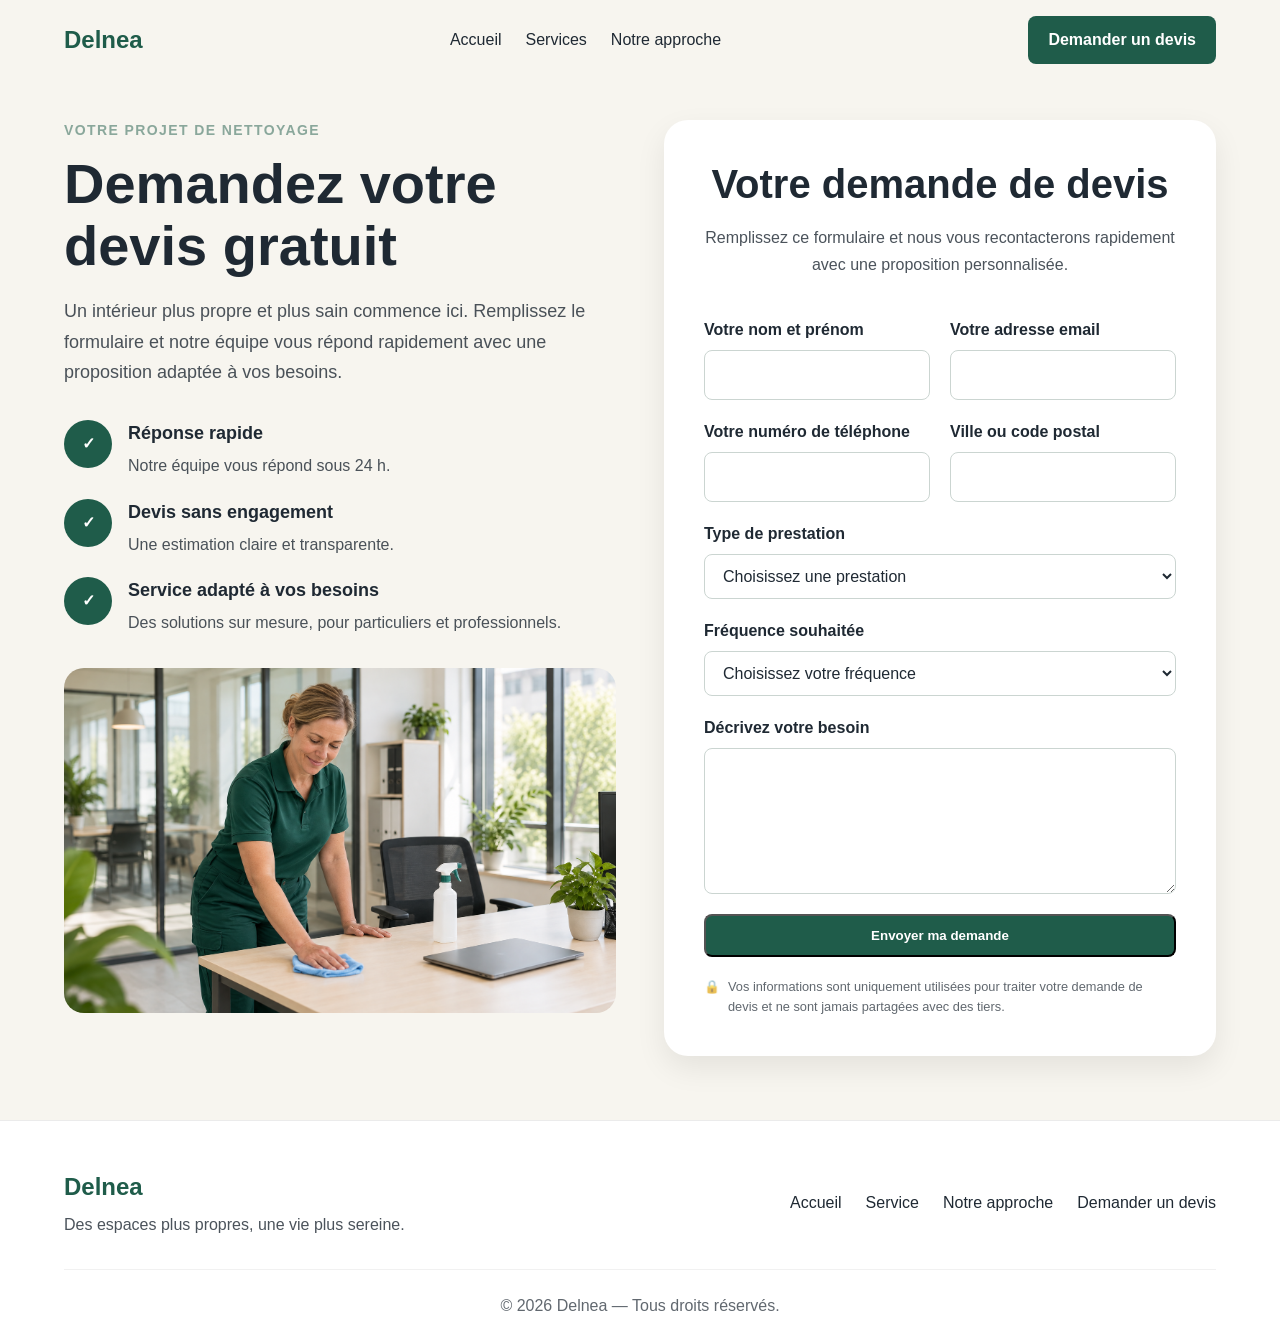
<file: delnea/frontend/devis.html>
<!doctype html>
<html lang="fr">
  <head>
    <meta charset="UTF-8" />
    <meta name="viewport" content="width=device-width, initial-scale=1.0" />
    <title>Demande de devis - Delnea</title>
    <link rel="stylesheet" href="style.css" />
  </head>
  <body>
    <header class="entete">
      <a class="logo" href="index.html"> Delnea </a>
      <nav aria-label="navigation principale">
        <ul>
          <li>
            <a href="index.html"> Accueil </a>
          </li>
          <li>
            <a href="service.html"> Services </a>
          </li>
          <li>
            <a href="index.html#approche"> Notre approche </a>
          </li>
        </ul>
      </nav>
      <a class="bouton" href="devis.html" aria-current="page">
        Demander un devis
      </a>
    </header>
    <main class="devis">
      <section class="devis-presentation">
        <p class="surtitre">Votre projet de nettoyage</p>
        <h1>Demandez votre devis gratuit</h1>
        <p class="description-devis">
          Un intérieur plus propre et plus sain commence ici. Remplissez le
          formulaire et notre équipe vous répond rapidement avec une proposition
          adaptée à vos besoins.
        </p>
        <ul class="avantages-devis">
          <li class="avantage-devis">
            <h2>Réponse rapide</h2>
            <p>Notre équipe vous répond sous 24 h.</p>
          </li>
          <li class="avantage-devis">
            <h2>Devis sans engagement</h2>
            <p>Une estimation claire et transparente.</p>
          </li>
          <li class="avantage-devis">
            <h2>Service adapté à vos besoins</h2>
            <p>
              Des solutions sur mesure, pour particuliers et professionnels.
            </p>
          </li>
        </ul>
        <img
          class="image-devis"
          src="images/nettoyage-bureaux-3.png"
          alt="Une femme nettoyant un bureau en souriant"
        />
      </section>
      <section id="contact" class="contact">
        <h2>Votre demande de devis</h2>
        <p>
          Remplissez ce formulaire et nous vous recontacterons rapidement avec
          une proposition personnalisée.
        </p>
        <form class="formulaire-contact" method="post">
          <div class="champ">
            <label for="nom"> Votre nom et prénom </label>
            <input
              type="text"
              id="nom"
              name="nom"
              autocomplete="name"
              required
            />
          </div>
          <div class="champ">
            <label for="email"> Votre adresse email </label>
            <input
              type="email"
              id="email"
              name="email"
              autocomplete="email"
              required
            />
          </div>
          <div class="champ">
            <label for="telephone"> Votre numéro de téléphone </label>
            <input
              type="tel"
              id="telephone"
              name="telephone"
              autocomplete="tel"
              required
            />
          </div>
          <div class="champ">
            <label for="localisation"> Ville ou code postal </label>
            <input type="text" id="localisation" name="localisation" required />
          </div>

          <div class="champ champ-large">
            <label for="prestation"> Type de prestation </label>
            <select id="prestation" name="prestation" required>
              <option value="" selected disabled>
                Choisissez une prestation
              </option>
              <option value="menage-domicile">Ménage à domicile</option>
              <option value="bureaux-locaux">
                Nettoyage de bureaux ou locaux
              </option>
              <option value="grand-nettoyage">Grand nettoyage</option>
              <option value="apres-travaux">Nettoyage après travaux</option>
              <option value="location-courte-duree">
                Location courte durée / Airbnb
              </option>
              <option value="repassage">Repassage et aide au linge</option>
              <option value="autre">Autre besoin</option>
            </select>
          </div>

          <div class="champ champ-large">
            <label for="frequence"> Fréquence souhaitée </label>
            <select id="frequence" name="frequence" required>
              <option value="" selected disabled>
                Choisissez votre fréquence
              </option>
              <option value="unique">Intervention unique</option>
              <option value="hebdomadaire">Chaque semaine</option>
              <option value="deux-semaines">Toutes les deux semaines</option>
              <option value="mensuelle">Chaque mois</option>
              <option value="a-determiner">À déterminer</option>
            </select>
          </div>

          <div class="champ champ-large">
            <label for="message"> Décrivez votre besoin </label>
            <textarea id="message" name="message" rows="5" required></textarea>
          </div>
          <button class="bouton" type="submit">Envoyer ma demande</button>
          <p class="confidentialite-devis">
            Vos informations sont uniquement utilisées pour traiter votre
            demande de devis et ne sont jamais partagées avec des tiers.
          </p>
        </form>
      </section>
    </main>
    <footer class="pied-page">
      <div class="contenu-pied-page">
        <div>
          <a class="logo" href="index.html"> Delnea </a>
          <p>Des espaces plus propres, une vie plus sereine.</p>
        </div>
        <nav aria-label="pied de page">
          <ul class="liens-pied-page">
            <li>
              <a href="index.html"> Accueil </a>
            </li>
            <li>
              <a href="service.html"> Service </a>
            </li>
            <li>
              <a href="index.html#approche"> Notre approche </a>
            </li>
            <li>
              <a href="devis.html"> Demander un devis </a>
            </li>
          </ul>
        </nav>
      </div>
      <p class="copyright">&copy; 2026 Delnea &mdash; Tous droits réservés.</p>
    </footer>
  </body>
</html>
</file>
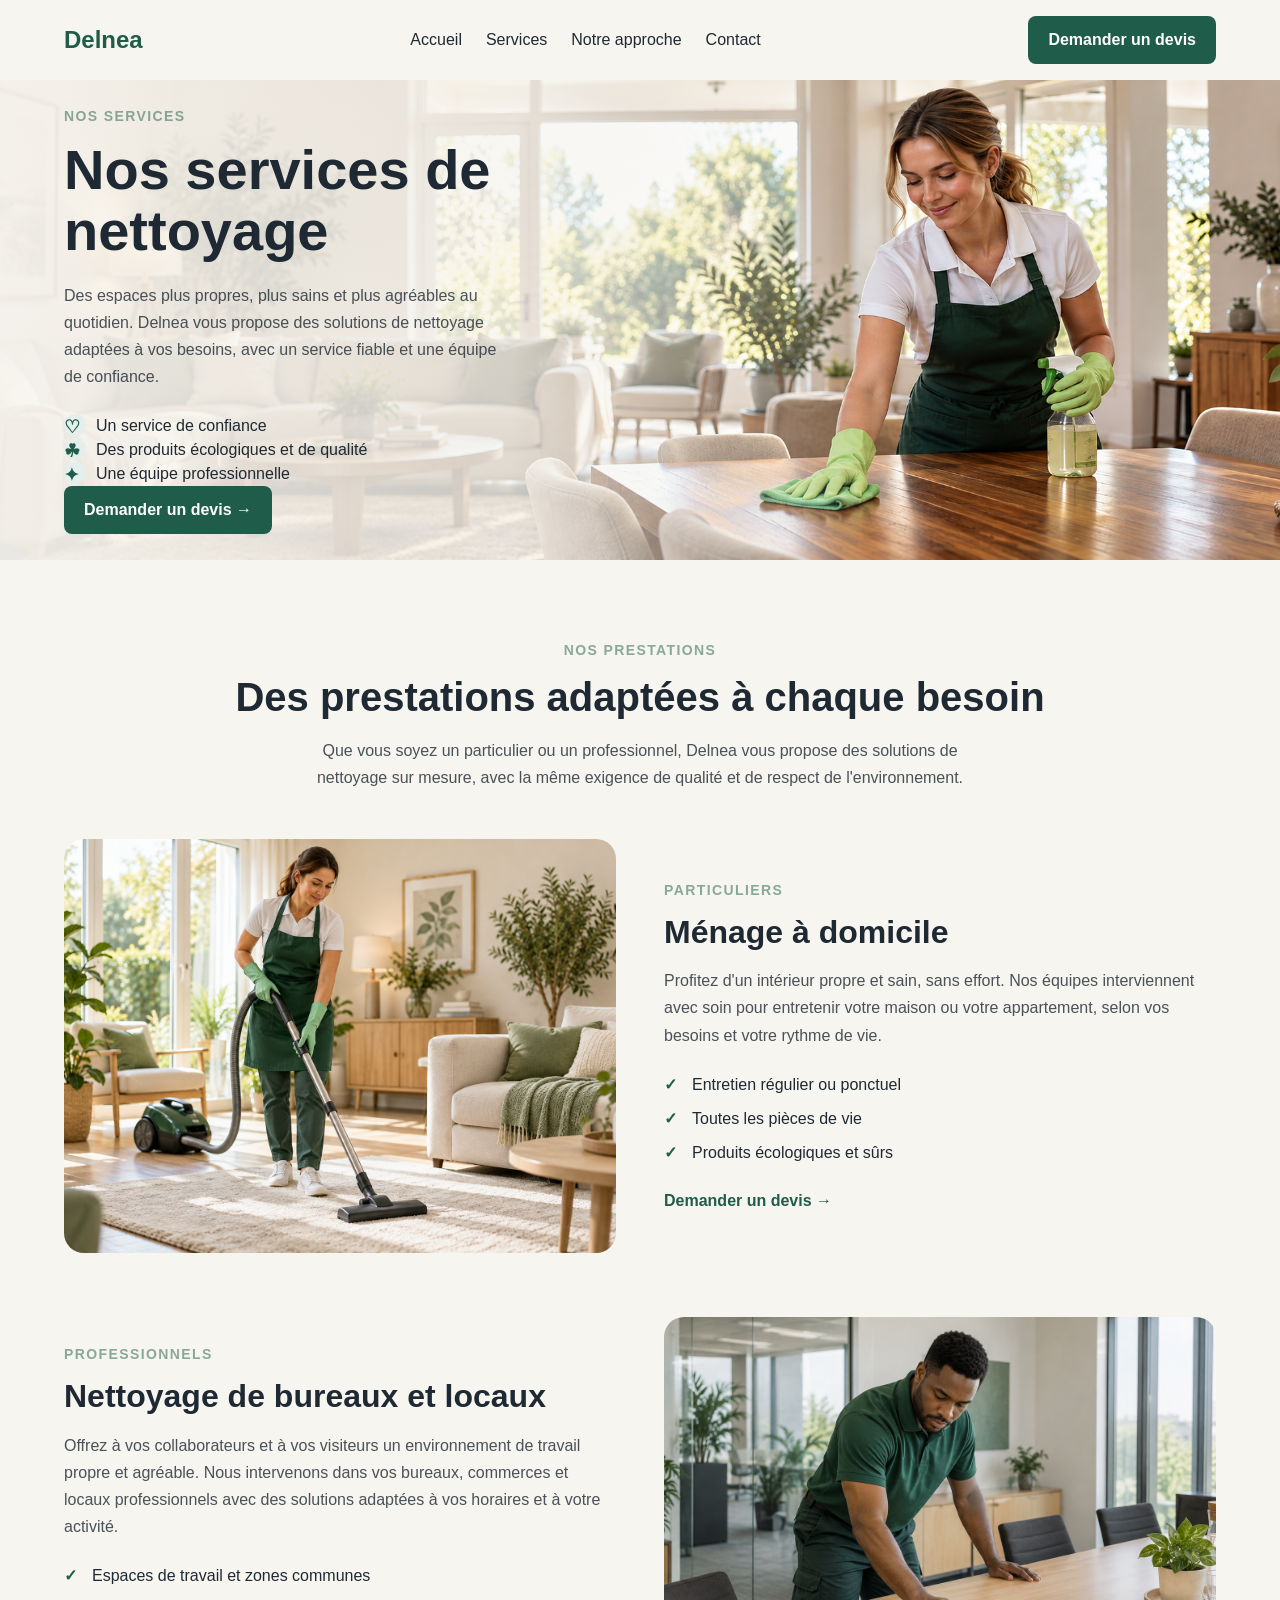
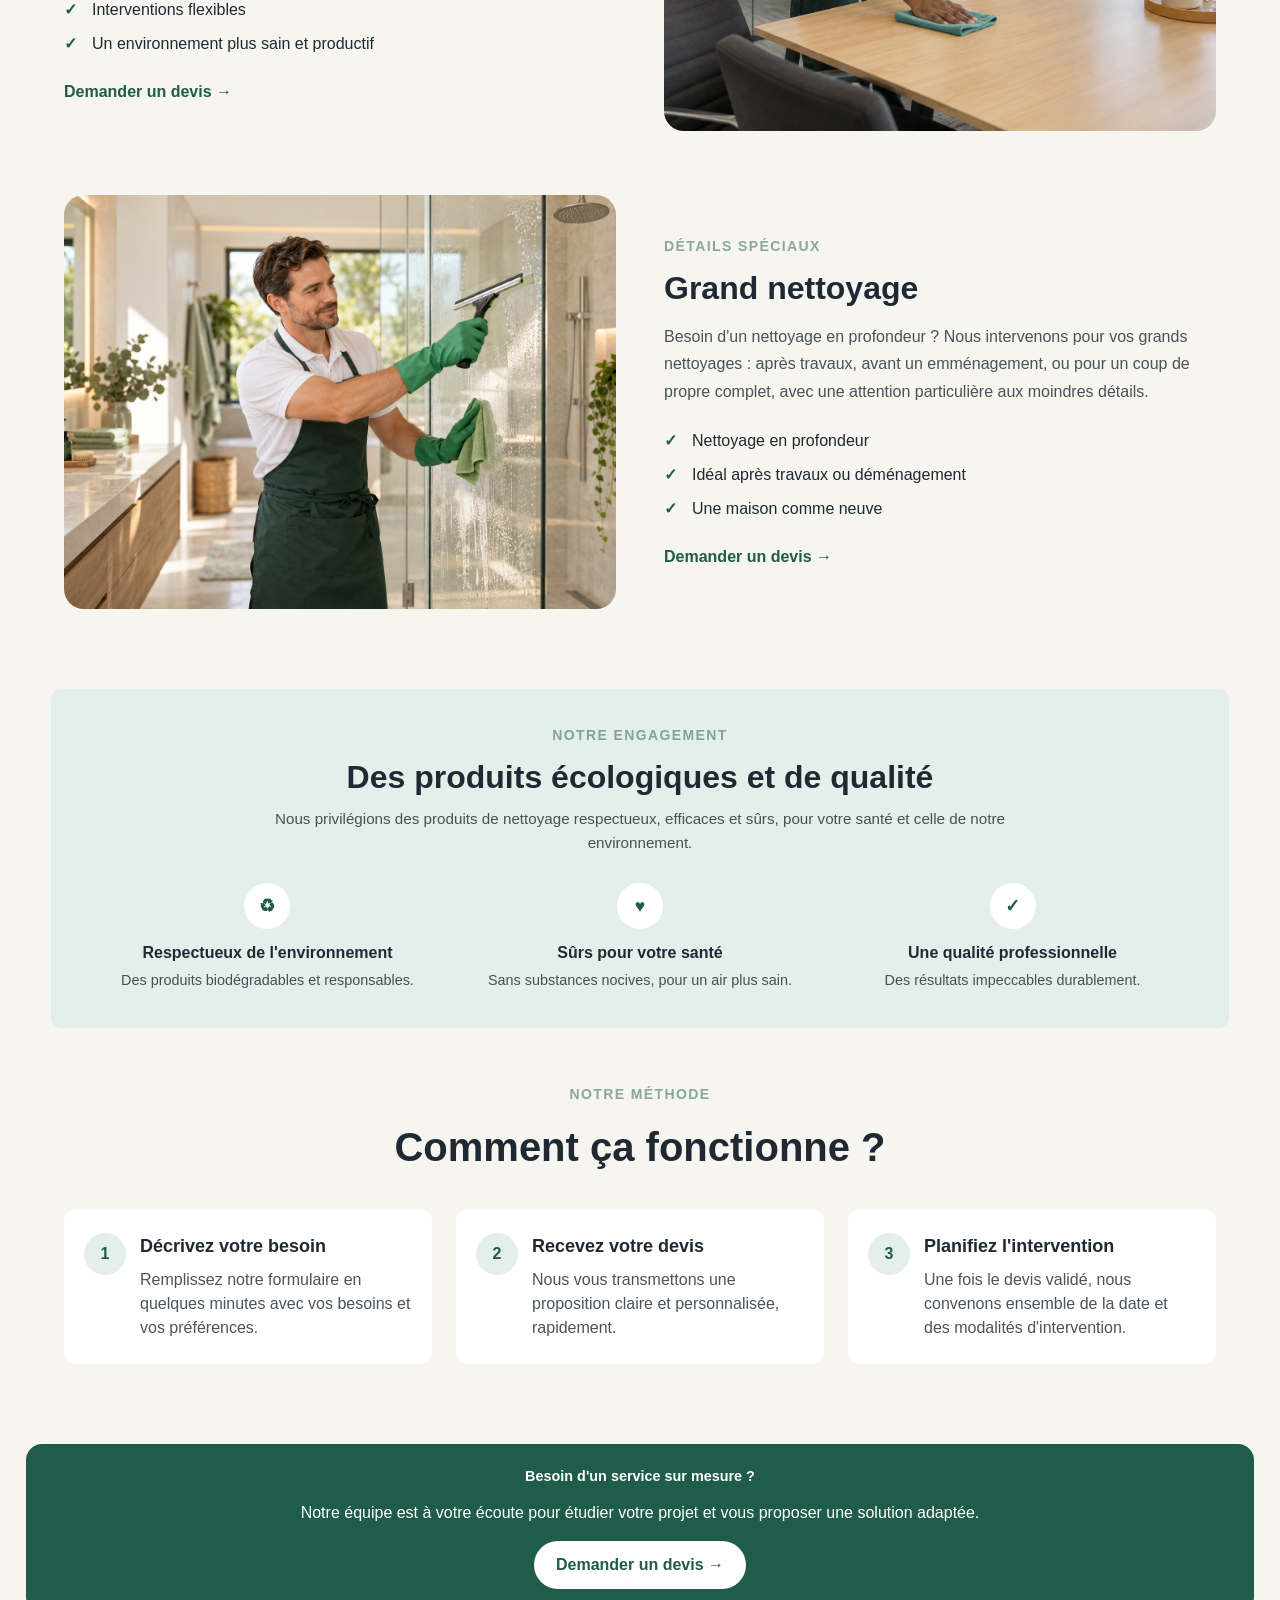
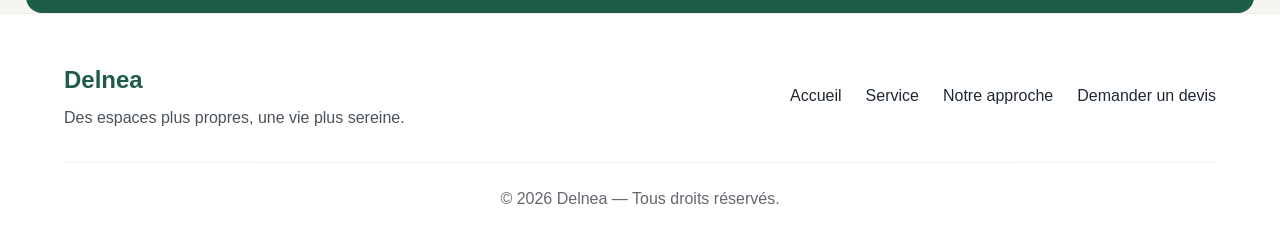
<file: delnea/frontend/service.html>
<!doctype html>
<html lang="fr">
    <head>
        <meta charset="UTF-8" />
        <meta name="viewport" content="width=device-width, initial-scale=1.0" />
        <title>Nos services - Delnea</title>
        <link rel="stylesheet" href="style.css" />
    </head>
    <body>
        <header class="entete">
            <a class="logo" href="index.html">Delnea</a>
            <nav aria-label="navigation principale">
                <ul>
                    <li>
                        <a href="index.html">Accueil</a>
                    </li>
                    <li ><a href="service.html" aria-current="page">Services</a>
                </li>
                    <li>
                        <a  href="index.html#approche">Notre approche </a>
                    </li>
                    <li>
                        <a href="index.html#contact">Contact</a>
                    </li>
                </ul>
            </nav>
            <a class="bouton" href="devis.html"> Demander un devis</a>
        </header>
        <main>
            <section class="presentation-services">
                <div class="presentation-services-texte">
                    <p class="surtitre">Nos services</p>
                    <h1>Nos services de nettoyage</h1>
                    <p class="description-services">
                        Des espaces plus propres, plus sains et plus agréables 
                        au quotidien. Delnea vous propose des solutions de nettoyage 
                        adaptées à vos besoins, avec un service fiable et une équipe de 
                        confiance.
                    </p>
                    <ul class="garanties-services">
                        <li class="garantie-service">
                            Un service de confiance
                        </li>
                        <li class="garantie-service">
                            Des produits écologiques et de qualité
                        </li>
                        <li class="garantie-service">
                            Une équipe professionnelle
                        </li>
                    </ul>
                    <a class="bouton" href="devis.html">Demander un devis 
                            <span aria-hidden="true">&rarr;</span>
                    </a>
                </div>
                <div>
                    <img class="image-presentation-service" 
                    src="images\Nettoyage-salons.png" 
                    alt="une professionnelle Delnea nettoyant une table
                     dans un salon" />
                </div>
            </section>
            <section class="details-services">
                <p class="surtitre">
                    Nos prestations
                </p>
                <h2>Des prestations adaptées à chaque besoin</h2>
                <p class="introduction-details-services">
                    Que vous soyez un particulier ou un professionnel, 
                    Delnea vous propose des solutions de nettoyage sur mesure, 
                    avec la même exigence de qualité et de respect de l'environnement.
                </p>
                <div class="liste-details-services">
                    <article class="detail-service">
                        <img class="image-detail-service" 
                        src="images/nettoyage-salon.png" 
                        alt="une professionnelle Delnea passant l'aspirateur"
                        />
                        <div class="detail-service-texte">
                        <p class="surtitre">Particuliers</p>
                        <h3>Ménage à domicile</h3>
                        <p>Profitez d'un intérieur propre et sain, sans effort. 
                            Nos équipes interviennent avec soin pour entretenir 
                            votre maison ou votre appartement, selon vos besoins 
                            et votre rythme de vie.
                        </p>
                        <ul class="liste-presentation">
                            <li>Entretien régulier ou ponctuel</li>
                            <li>Toutes les pièces de vie</li>
                            <li>Produits écologiques et sûrs</li>
                        </ul>
                        <a class="lien-detail-service" href="devis.html">
                            Demander un devis &rarr;
                        </a>
                        </div>
                    </article>
                    <article class="detail-service detail-service-inverse">
                    <img class="image-detail-service" 
                    src="images/nettoyage-bureaux-2.png" 
                    alt="un professionnel Delnea nettoyant un bureau" 
                    />
                    <div class="detail-service-texte">
                        <p class="surtitre">Professionnels</p>
                        <h3>Nettoyage de bureaux et locaux</h3>
                        <p>
                            Offrez à vos collaborateurs et à vos visiteurs 
                            un environnement de travail propre et agréable. 
                            Nous intervenons dans vos bureaux, commerces et 
                            locaux professionnels avec des solutions adaptées 
                            à vos horaires et à votre activité.
                        </p>
                        <ul class="liste-presentation">
                            <li>Espaces de travail et zones communes</li>
                            <li>Interventions flexibles</li>
                            <li>Un environnement plus sain et productif</li>
                        </ul>
                        <a class="lien-detail-service" href="devis.html">
                            Demander un devis &rarr;
                        </a>
                    </div>
                   </article>
                   <article class="detail-service">
                    <img class="image-detail-service" 
                    src="images/nettoyage-douche.png"
                    alt="Un professionnel Delnea nettoyant la vitre de 
                    la douche dans une salle de bain"
                    >
                    <div class="detail-service-texte">
                        <p class="surtitre">Détails spéciaux</p>
                        <h3>Grand nettoyage</h3>
                        <p>
                            Besoin d'un nettoyage en profondeur ? 
                            Nous intervenons pour vos grands nettoyages : 
                            après travaux, avant un emménagement, ou pour 
                            un coup de propre complet, avec une attention 
                            particulière aux moindres détails.
                        </p>
                        <ul class="liste-presentation">
                            <li>Nettoyage en profondeur</li>
                            <li>Idéal après travaux ou déménagement</li>
                            <li>Une maison comme neuve</li>
                        </ul>
                        <a class="lien-detail-service" href="devis.html">
                            Demander un devis &rarr;
                        </a>                      
                    </div>
                   </article>
                </div>
            </section>
            <section class="engagement-ecologique">
                <p class="surtitre">Notre engagement</p>
                <h2>Des produits écologiques et de qualité</h2>
                <p class="description-engagement">
                    Nous privilégions des produits de nettoyage respectueux, 
                    efficaces et sûrs, pour votre santé et celle de notre 
                    environnement.
                </p>
                <ul class="liste-engagements">
                    <li class="engagement-item">
                        <h3>Respectueux de l'environnement</h3>
                        <p>Des produits biodégradables et responsables.</p>
                    </li>
                    <li class="engagement-item">
                        <h3>Sûrs pour votre santé</h3>
                        <p>Sans substances nocives, pour un air plus sain.</p>
                    </li>
                    <li class="engagement-item">
                        <h3>Une qualité professionnelle</h3>
                        <p>Des résultats impeccables durablement.</p>
                    </li>
                </ul>
            </section>
            <section class="methode-services">
                <p class="surtitre">Notre méthode</p>
                <h2>Comment ça fonctionne ?</h2>
                <ol class="liste-etapes-services">
                    <li class="etape-service">
                        <h3>Décrivez votre besoin</h3>
                        <p>Remplissez notre formulaire en quelques minutes 
                            avec vos besoins et vos préférences.
                        </p>
                    </li>
                    <li class="etape-service">
                        <h3>Recevez votre devis</h3>
                        <p>Nous vous transmettons une proposition 
                            claire et personnalisée, rapidement.
                        </p>
                    </li>
                    <li class="etape-service">
                        <h3>Planifiez l'intervention</h3>
                        <p>Une fois le devis validé, nous convenons ensemble 
                            de la date et des modalités d'intervention.
                        </p>
                    </li>
                </ol>
            </section>
            <section class="appel-devis-services">
                <h2>Besoin d'un service sur mesure ?</h2>
                <p class="description-appel-devis">
                    Notre équipe est à votre écoute pour étudier votre 
                    projet et vous proposer une solution adaptée.
                </p>
                <a class="bouton bouton-clair" href="devis.html">
                    Demander un devis &rarr;
                </a>
            </section>
        </main>
        <footer class="pied-page">
      <div class="contenu-pied-page">
        <div>
          <a class="logo" href="index.html"> Delnea </a>
          <p>Des espaces plus propres, une vie plus sereine.</p>
        </div>
        <nav aria-label="pied de page">
          <ul class="liens-pied-page">
            <li>
              <a href="index.html"> Accueil </a>
            </li>
            <li>
              <a href="service.html"> Service </a>
            </li>
            <li>
              <a href="index.html#approche"> Notre approche </a>
            </li>
            <li>
              <a href="devis.html"> Demander un devis </a>
            </li>
          </ul>
        </nav>
      </div>
      <p class="copyright">&copy; 2026 Delnea &mdash; Tous droits réservés.</p>
    </footer>
    </body>
</html>
</file>
<file: delnea/frontend/style.css>
:root {
    --couleur-principale: #1f5c4a;
    --couleur-fond: #f7f5ef;
    --couleur-texte: #1f2933;
    --largeur-contenu: 1200px;

}

* {
    box-sizing: border-box;

}

body {
    margin: 0;
    font-family: arial, sans-serif;
    color: var(--couleur-texte);
    background-color: var(--couleur-fond);
    line-height: 1.5;   
}

img {
    display: block;
    max-width: 100%;

}

a {
    color: inherit;
    text-decoration: none;
}

ul {
    margin: 0;
    padding: 0;
    list-style: none;
}
.entete {
    width: 90%;
    max-width: var(--largeur-contenu);
    min-height: 80px;
    margin: 0 auto;

    display: flex;
    align-items: center;
    justify-content: space-between;
    gap: 32px;
}

.entete ul{
    display: flex;
    align-items: center;
    gap: 24px;
}

.logo {
    color: var(--couleur-principale);
    font-size: 1.5rem;
    font-weight: bold;

}

.bouton{
    padding: 12px 20px;
    color: white;
    background-color: var(--couleur-principale);
    border-radius: 8px;
}

.introduction {
    position: relative;
    width: 100%;
    min-height: 480px;
    padding: 64px 0;

    display: flex;
    align-items: center;
    overflow: hidden;
}

.introduction-texte {
    position: relative;
    z-index: 2;

    width: 90%;
    max-width: var(--largeur-contenu);
    margin: 0 auto;
    padding-right: 55%;
    flex: none;
}

.introduction-image {
    position: absolute;
    inset: 0;

    width: 100%;
    max-width: none;
    height: 100%;
    object-fit: cover;
    object-position: center;
    border-radius: 0;
}

.introduction::before {
    content: "";
    position: absolute;
    inset: 0;
    z-index: 1;

    background: linear-gradient(
        90deg,
        rgb(247 245 239 / 95%) 0,
        rgb(247 245 239 / 80%) 40,
        transparent 70%
    );
}

.surtitre {
    margin: 0 0 12px;
    color: var(--couleur-principale);
    font-size: 0.875rem;
    font-weight: bold;
    letter-spacing: 0.1em;
    text-transform: uppercase;
    opacity: 0.5;

}

.introduction h1 {
    margin: 0 0 20px;
    font-size: 3.5rem;
    line-height: 1.1;
}
.description-introduction{
    max-width: 560px;
    margin: 0 0 32px;
    font-size: 1.125rem;
    line-height: 1.7;
    opacity: 0.8;
}
.introduction-actions {
    display: flex;
    flex-wrap: wrap;
    gap: 16px;
}

.bouton,
.bouton-secondaire {
    display: inline-block;
    padding: 12px 20px;
    border-radius: 8px;
    font-weight: bold;
}

.bouton-secondaire {
    color: var(--couleur-principale);
    background-color:transparent;
    border: 2px solid var(--couleur-principale);

}

.bouton,
.bouton-secondaire {
    transition:
    transform 0.2s ease,
    background-color 0.2s ease,
    color 0.2s ease;
}

.bouton:hover,
.bouton-secondaire:hover {
    transform: translateY(-2px);
}

.bouton-secondaire:hover {
    color: white;
    background-color: var(--couleur-principale);

}

.bouton:focus-visible,
.bouton-secondaire:focus-visible {
    outline: 3px solid var(--couleur-principale);
    outline-offset: 3px;
}

.services {
    width: 90%;
    max-width: var(--largeur-contenu);
    margin: 0 auto;
    padding: 80px 0;

}
.services h2 {
    margin: 0 0 40px;
    font-size: 2.5rem;
    line-height: 1.2;
    text-align: center;

}

.liste-services {
    display: grid;
    grid-template-columns:repeat(3, 1fr);
    gap: 24px;
}

.service img {
    width: 100%;
    aspect-ratio: 4 / 3;
    object-fit: cover;
    margin-bottom: 20px;
    border-radius: 12px;

}

.service h3 {
    margin: 0 0 12px;
    font-size: 1.4rem;
    line-height: 1.2;

}

.service p {
    margin: 0 0 20px;
    line-height: 1.6;
    opacity: 0.8;
}

.service {
    display: flex;
    flex-direction: column;
    padding: 24px;
    background-color: white;
    border-radius: 16px;

    box-shadow: 0 12px 30px rgb(0 0 0 / 8%);
    transition:
      transform 0.2s ease,
      box-shadow 0.2s ease;
}

.lien-service {
    margin-top: auto;
    align-self:flex-start;
    color: var(--couleur-principale);
    font-weight: bold;
}

.lien-service:hover {
    text-decoration: underline;
}
.lien-service:focus-visible {
    outline: 3px solid var(--couleur-principale);
    outline-offset: 4px;
}

.service:hover {
    transform: translateY(-6px);
    box-shadow: 0 18px 40px rgb(0 0 0 / 12%);
}

@media (max-width: 900px) {
    .liste-services {
        grid-template-columns: repeat(2, 1fr)
    }
}

@media (max-width: 700px) {
    .introduction {flex-direction: column;
        align-items: stretch;
        gap: 32px;
        padding: 40px 0;

    }
    
    .introduction h1 {
        font-size: 2.5rem;

    }

    .introduction-image {
        width: 100%;
        max-width: none;
    }

    .liste-services {
        grid-template-columns: 1fr;

    }
}

@media (max-width: 700px) {

    .entete {
        flex-direction: column;
        padding: 20px 0;
        gap: 20px;
    }

    .logo,
    .entete li {
        text-align: center;
    }
}

.approche {
    width: 90%;
    max-width: var(--largeur-contenu);
    margin: 0 auto;
    padding: 80px 0;
}

.approche h2 {
    margin: 0 0 20px;
    font-size: 2.5rem;
    line-height: 1.2;
    text-align: center;

}

.approche > p {
    max-width: 700px;
    margin: 0 auto 48px;
    line-height: 1.7;
    text-align: center;
    opacity: 0.8;

}

.etapes {
    margin: 0 ;
    padding: 0;
    list-style: none;
    counter-reset: numero-etape;
    display: grid;
    grid-template-columns: repeat(3, 1fr);
    gap: 24px;

}

.etape {
    counter-increment: numero-etape;
    padding: 28px;
    background-color: white;
    border-top: 4px solid var(--couleur-principale);
    border-radius: 16px;

}

.etape::before {
    content: counter(numero-etape);

    width: 48px;
    height: 48px;
    margin-bottom: 20px;
    display: grid;
    place-items: center;
    color: white;
    background-color: var(--couleur-principale);
    border-radius: 50%;

    font-size: 1rem;
    font-weight: bold;
}

.etape h3{
    margin: 0 0 12px;
    font-size: 1.3rem;

}

.etape p {
    margin: 0;
    line-height: 1.6;
    opacity: 0.8;
}

@media (max-width: 900px) {

    .etapes {
        grid-template-columns: repeat(2, 1fr);

    }

}

@media (max-width: 700px) {

    .etapes {
        grid-template-columns: 1fr;

    }

    .approche h2 {
        font-size: 2rem;
    }
}

.contact {
    width: 90%;
    max-width: 900px;
    margin: 80px auto;
    padding: 64px;
    background-color: white;
    border-radius: 24px;
    box-shadow: 0 12px 30px rgb(0 0 0 / 8%);
}

.contact h2 {
    margin: 0 0 16px;
    font-size: 2.5rem;
    line-height: 1.2;
    text-align: center;
}

.contact > p {
    max-width: 650px;
    margin: 0 auto 40px;
    line-height: 1.7;
    text-align: center;
    opacity: 0.8;
}

.formulaire-contact {
    display: grid;
    gap: 20px;
}

.champ {
    display: flex;
    flex-direction: column;
    gap: 8px;
}

.champ label {
    font-weight: bold;
}

.champ input,
.champ select,
.champ textarea {
    width: 100%;
    padding: 12px 14px;
    font: inherit;
    color: var(--couleur-texte);
    background-color: white;
    border: 1px solid #cbd5d1;
    border-radius: 8px;
}

.champ textarea {
    min-height: 140px;
    resize: vertical;
}

@media (max-width: 900px) {

    .contact {
        padding: 48px;

    }
}
@media (max-width: 700px) {

    .contact {
        margin: 40px auto;
        padding: 32px 20px;
        border-radius: 16px;
    }
    .contact h2 {
        font-size: 2rem;
    }

    .formulaire-contact .bouton {
        width: 100%;
        justify-self: stretch;
    }

}

.bandeau-services {
    width: 100%;
    min-height: 280px;
    padding: 64px 5%;

    display: grid;
    grid-template-columns: repeat(3, 1fr);
    gap: 24px;
    align-items: center;
    

    color: white;
    background-color: var(--couleur-principale);
    text-align: center;
}

.bandeau-services li::before {
    content: "";
    display: grid;
    place-items: center;

    width: 42px;
    height: 42px;
    margin: 0 auto 14px;

    background-color: white;
    color: var(--couleur-principale);
    border-radius: 50%;

    font-size: 1.4rem;
    line-height: 1;
}

.bandeau-services li:nth-child(1)::before {
    content: "\2618";
}
.bandeau-services li:nth-child(2)::before {
    content: "\2661";
}
.bandeau-services li:nth-child(3)::before {
    content: "\2726";
}

.bandeau-services li {
   padding: 0 24px;

}

.bandeau-services li + li {
    border-left: 1px solid rgb(255 255 255 / 30%);

}

.bandeau-titre {
    margin: 0 0 8px;
    font-size: 1.25rem;
    font-weight: bold;
}

.bandeau-services li > p:last-child {
    margin: 0;
    opacity: 0.85;
}

@media (max-width: 700px) {
    .bandeau-services {
        min-height: auto;
        padding: 48px 5%;
        grid-template-columns: 1fr;
        gap: 32px;
    }

    .bandeau-services li {
        padding: 0;
    }

    .bandeau-services li + li {
        padding-top: 32px;
        border-top: 1px solid rgb(255 255 255 / 30%);
        border-left: 0;
    }
}

.pied-page {
    padding: 48px 0 24px;
    background-color: white;
    border-top: 1px solid rgb(0 0 0 / 8%);
}

.contenu-pied-page {
    width: 90%;
    max-width: var(--largeur-contenu);
    margin: 0 auto;

    display: flex;
    align-items: center;
    justify-content: space-between;
    gap: 32px;
}

.contenu-pied-page p {
    margin: 8px 0 0;
    opacity: 0.8;
}

.liens-pied-page {
    display: flex;
    flex-wrap: wrap;
    gap: 24px;
}

.liens-pied-page a:hover {
    color: var(--couleur-principale);
}

.copyright {
    width: 90%;
    max-width: var(--largeur-contenu);
    margin: 32px auto 0;
    padding-top: 24px;

    border-top: 1px solid rgb(0 0 0 / 8%);
    text-align: center;
    opacity: 0.7;
}

@media (max-width: 700px) {
    .contenu-pied-page {
        flex-direction: column;
        text-align: center;
    }

    .liens-pied-page {
        justify-content: center;
    }
}

.devis {
    width: 90%;
    max-width: var(--largeur-contenu);
    margin: 0 auto;
    padding: 40px 0 64px;
    display: grid;
    grid-template-columns: repeat(2, 1fr);
    gap: 48px;
    align-items: start; 
}

.devis .contact {
    width: 100%;
    max-width: none;
    margin: 0;
    padding: 40px;

}

.devis .formulaire-contact {
    grid-template-columns: repeat(2, 1fr);

}

.devis .champ-large {
    grid-column: 1 / -1;
}

.devis .formulaire-contact .bouton,
.devis .confidentialite-devis {
    grid-column: 1 / -1;
}

.devis-presentation h1 {
    margin: 0 0 20px;
    font-size: 3.5rem;
    line-height: 1.1;
}

.description-devis {
    margin: 0 0 32px;
    font-size: 1.125rem;
    line-height:  1.7;
    opacity:  0.8;
}

.avantages-devis {
    display: grid;
    gap: 20px;
    margin:  0 0 32px 0;
}

.avantage-devis h2 {
    margin: 0 0 6px 0;
    font-size: 1.125rem;
}

.avantage-devis p {
     margin: 0; 
     line-height: 1.6;
     opacity: 0.8;
}

.avantage-devis {
    position: relative;
    min-height: 48px;
    padding-left: 64px;
}

.avantage-devis::before {
    content: "\2713";
    position: absolute;
    top: 0;
    left: 0;

    width: 48px;
    height: 48px;
    display: grid;
    place-items: center;

    color: white;
    background-color: var(--couleur-principale);
    border-radius: 50%;
    font-weight: bold;
}

.image-devis {
    width: 100%;
    aspect-ratio: 2 / 1.25;
    object-fit: cover;
    border-radius: 20px;
}

.confidentialite-devis {
    margin: 0;
    font-size: 0.8rem;
    line-height: 1.5;
    opacity: 0.7;
}

.confidentialite-devis {
    position: relative;
    margin: 0;
    padding-left: 24px;
    font-size: 0.8rem;
    line-height: 1.5;
    opacity: 0.7;
}

.confidentialite-devis::before {
    content: "\1f512";
    position: absolute;
    top: 0;
    left: 0;
    font-size: 0.8rem;
}

@media(max-width: 900px) {
    .devis {
        grid-template-columns: 1fr;
        max-width: 800px;
        gap: 40px;
    }
}

@media(max-width: 700px) {
    .devis {
        gap: 32px;
        padding: 24px 0 40px;
    }

    .devis-presentation h1 {
        font-size: 2.5rem;
    }

    .devis .formulaire-contact{
        grid-template-columns: 1fr;
    }

    .devis .contact {
        padding: 32px 20px;
    }
}

.presentation-services {
    position: relative;
    min-height: 480px;
    display: flex;
    align-items: center;   
    overflow: hidden;
}
.image-presentation-service {
    position: absolute;
    top: 0;
    right: 0;
    bottom: 0;
    left: 0;

    width: 100%;
    height: 100%;
    object-fit: cover;
    object-position: center top;
}

.presentation-services-texte {
    position: relative;
    z-index: 2;

    width: 90%;
    max-width: var(--largeur-contenu);
    margin: 0 auto;
    padding-right: 55%;
}

.presentation-services h1 {
    margin: 0 0 20px 0;
    font-size: 3.5rem;
    line-height: 1.1;
}
.description-services {
    margin: 0 0 24px;
    line-height: 1.7;
    opacity: 0.8;
}

.garantie-service {
    display: flex;
    gap: 10px;
}

.garantie-service::before {
    content: "";
    display: grid;
    place-items: left;
    flex-shrink: 0;

    width: 22px;
    height : 22px;

    color: var(--couleur-principale);
    background-color: #e4efeb ;
    border-radius: 50%;

    font-size: 1.1rem;
    font-weight: bold;
}

.garantie-service:nth-child(1)::before {
    content: "\2661"
}
.garantie-service:nth-child(2)::before {
    content: "\2618"
}
.garantie-service:nth-child(3)::before {
    content:"\2726"
}

.presentation-services::before {
    content: "";
    position:absolute;
    inset:0;
    background: linear-gradient(90deg,
    rgb(247 245 239 /95%) 0%,
    rgb(247 245 239 / 80%) 40%,
    transparent 70%
    );
    z-index: 1;
}

.details-services {
    width: 90%;
    max-width: var(--largeur-contenu);
    margin: 0 auto;
    padding: 80px 0 80px 0;
}

.details-services h2 {
    margin: 0 0 16px;
    font-size: 2.5rem;
    line-height: 1.2;
    text-align: center;
}
.details-services > .surtitre {
    text-align: center;
}

.introduction-details-services {
    max-width: 700px;
    margin: 0 auto 48px;
    line-height: 1.7;
    text-align: center;
    opacity: 0.8;

}

.list-details_services {
    display: grid;
    gap: 64px;
}

.liste-details-services {
    display: grid;
    gap: 64px; 
}

.detail-service {
    display: grid;
    grid-template-columns: repeat(2, 1fr);
    gap: 48px;
    align-items: center;
}

.image-detail-service {
    width: 100%;
    border-radius: 20px;
    aspect-ratio: 4 / 3;
    object-fit: cover;


}

.detail-service-inverse .image-detail-service {
    order: 2;
}

.detail-service-texte h3 {
    margin: 0 0 16px;
    font-size: 2rem;
    line-height: 1.2;
}
.detail-service-texte h3 + p {
    margin: 0 0 24px;
    line-height: 1.7;
    opacity: 0.8; 
}
.liste-presentation {
    display: grid;
    gap: 10px;
    margin: 0 0 24px;
}
.liste-presentation li {
    position: relative;
    padding : 0 0 0 28px;
    line-height: 1.5;
}

.liste-presentation li::before {
    content: "\2713";
    position: absolute;
    top: 0;
    left: 0;
    color: var(--couleur-principale);
    font-weight: bold;
}
.lien-detail-service {
    color: var(--couleur-principale);
    font-weight: bold;
}

.lien-detail-service:hover {
    text-decoration: underline;
}

.engagement-ecologique {
    width: 92%;
    max-width: 1280px;
    margin: 0 auto;
    padding:  36px 40px; 
    background-color: #e4efeb;
    border-radius: 10px;
    text-align: center;
}

.engagement-ecologique h2 {
    margin: 0 0 10px;
    font-size: 2rem;
    line-height: 1.2;
}

.description-engagement {
    max-width: 760px;
    margin: 0 auto 28px;
    line-height: 1.6;
    font-size: 0.95rem;
    opacity: 0.8;
}

.liste-engagements {
    display: grid;
    grid-template-columns: repeat(3, 1fr);
    gap: 20px;
    max-width: 1100px;
    margin: 0 auto
}
.engagement-item {
        padding: 0 8px;
}

.engagement-item h3 {
    margin: 0 0 6px;
    font-size: 1rem;
    line-height: 1.3;
}

.engagement-item p {
    margin: 0;
    font-size: 0.9rem;
    line-height: 1.5;
    opacity: 0.8;
}

.engagement-item::before {
    content: "\2713";
    display:grid;
    place-items: center;

    width: 46px;
    height: 46px;
    margin: 0 auto 14px;

    background-color: white;
    color: var(--couleur-principale);
    border-radius: 50%;

    font-size: 1.1rem;
    font-weight: bold;
}

.engagement-item:nth-child(1)::before {
    content: "\267b";
}

.engagement-item:nth-child(2)::before {
    content: "\2665";
}

.engagement-item:nth-child(3)::before {
    content: \"2726"
}

.methode-services {
    width: 90%;
    max-width: 1200px;
    margin: 0 auto;
    padding: 56px 0;
}

.methode-services > .surtitre {
    text-align: center;
}

.methode-services h2 {
    font-size: 2.5rem;
    margin: 0 0 32px;
    text-align:  center;
}

.liste-etapes-services {
    display: grid;
    grid-template-columns: repeat(3, 1fr);
    gap: 24px;
    list-style: none;
    counter-reset: etapes-delnea;
    margin: 0;
    padding: 0;  
}

.etape-service {
    position: relative;
    background-color: white; 
    padding: 24px 20px 24px 76px;
    border-radius: 12px; 
    counter-increment: etapes-delnea;
}
.etape-service::before {
    content: counter(etapes-delnea);
    position: absolute;
    
    top: 24px;
    left: 20px;

    width: 42px;
    height: 42px;

    display: grid;
    place-items: center;

    background-color: #e4efeb;
    color: var(--couleur-principale);
    border-radius: 50%;
    font-weight: bold;
}
.etape-service h3 {
    font-size: 1.125rem;
    margin: 0 0 8px;
}

.etape-service p {
    margin: 0;
    line-height: 1.5;
    opacity: 0.8;
}

.appel-devis-services {
    width: 96%;
    max-width: 1400px;
    margin: 24px auto auto;
    padding: 24px 32px;
    background-color: var(--couleur-principale);
    color: white;
    text-align: center;
    border-radius: 16px;
}
.appel-devis-services h2 {   
    font-size: 0.9rem;
    margin: 0 auto 12px;
    line-height: 1.2;
}
.descriptoin-appel-devis {
    max-width: 650px;
    margin: 0 auto 24px;
    line-height: 1.5;
    font-size: 0.9rem;
}

.bouton-clair {
    display: inline-block;
    background-color: white;
    color: var(--couleur-principale);
    padding: 12px 22px;
    border-radius: 999px;
    font-weight: bold;
}

@media (max-width: 900px) {
    .detail-service {
        gap: 24px;
    }

    .presentation-services-texte {
        padding-right: 45%;
    }

    .liste-etapes-services {
        gap: 12px
    }
}

@media (max-width: 700px) {
    .entete ul{
        flex-wrap: wrap;
        justify-content: center;
        gap: 12px
    }

    .presentation-service {
        min-height: auto;
        flex-direction : column;   
    }

    .presentation-services::before {
        display:none;
    }

    .presentation-services-texte {
        width: 90%;
        padding: 32px 0 24px;
    }
    .presentation-services h1 {
        font-size: 2.25rem;
    }

    .presentation-services > div:last-child {
        width: 100%
    }

    .image-presentation-service {
        position: static;
        width: 100%;
        height: 240px;
        object-fit: cover;
    }

    .detail-services {
        display: block;
        width: 90%;
        margin: 0 auto;
        padding: 48px 0;
    }

    .liste-details-services {
        gap: 36px;
    }

    .detail-service {
        grid-template-columns: 1fr;
        gap: 16px;
    }

    .detail-service-inverse .image-detail-service {
        order: 0;
    }
    .liste-engagements,
    .liste-etapes-services {
        grid-template-columns: 1fr;
    }
    .methode-services h2 {
        font-size: 2rem;
    }

    .appel-devis-services {
        padding: 28px 20px;
    }
}

@media (min-width:701px) and (max-width: 900px) {
    .introduction-texte,
    .presentation-services-texte {
        padding-right: 45%;
    }

    .introduction h1,
    .presentation-services h1 {
        font-size: 2.6rem;
    }
}

@media (max-width: 700px) {
    .entete {
        min-height: auto;
        padding: 16px 0;
        gap: 12px;
    }

    .entete nav ul {
        flex-wrap: wrap;
        justify-content: center;
        gap: 10px 15px;
    }

    .introduction,
    .presentation-services {
        width: 100%;
        min-height: 0;
        padding: 0;
        display: flex;
        flex-direction: column;
        align-items: stretch;
        gap: 0;
        overflow: visible;
    }

    .introduction::before,
    .presentation-services::before {
        content: none;
    }

    .introduction-texte,
    .presentation-services-texte {
        position: relative;
        z-index: auto;
        flex: none;

        width: 100%;
        max-width: none;
        margin: 0;
        padding: 32px 5% 24px;
    }

    .introduction h1,
    .presentation-services h1 {
        font-size: 2.25rem;
        line-height: 1.15;
    }

    .description-introduction,
    .description-services {
        max-width: none;
        font-size: 1rem;
        line-height: 1.6;
        opacity: 1;
    }

    .presentation-services > div:last-child {
        position: relative;
        width: 100%;
        flex: none;
    }

    .introduction-image, 
    .image-presentation-service {
        position: static;
        display: block;

        width: 100%;
        max-width: none;
        height: 240px;

        object-fit: cover;
        object-position: center;
        border-radius: 0;
    }

    .details-services {
        display: block;
        width: 90%;
        margin: 0 auto;
        padding: 48px 0;
    }

    .liste-details-services {
        gap: 36px;
    }
    .detail-service {
        grid-template-columns: minmax(0, 1fr);
        gap: 18px;
    }

    .detail-service-inverse .image-detail-service {
        order: 0;
    }

    .liste-engagements, 
    .liste-etapes-services {
        grid-template-columns: 1fr;
    }

    .engagement-écologique {
    padding: 32px 5%;
    }
    .appel-devis-services {
        padding: 28px 20px;
    }
}
</file>
